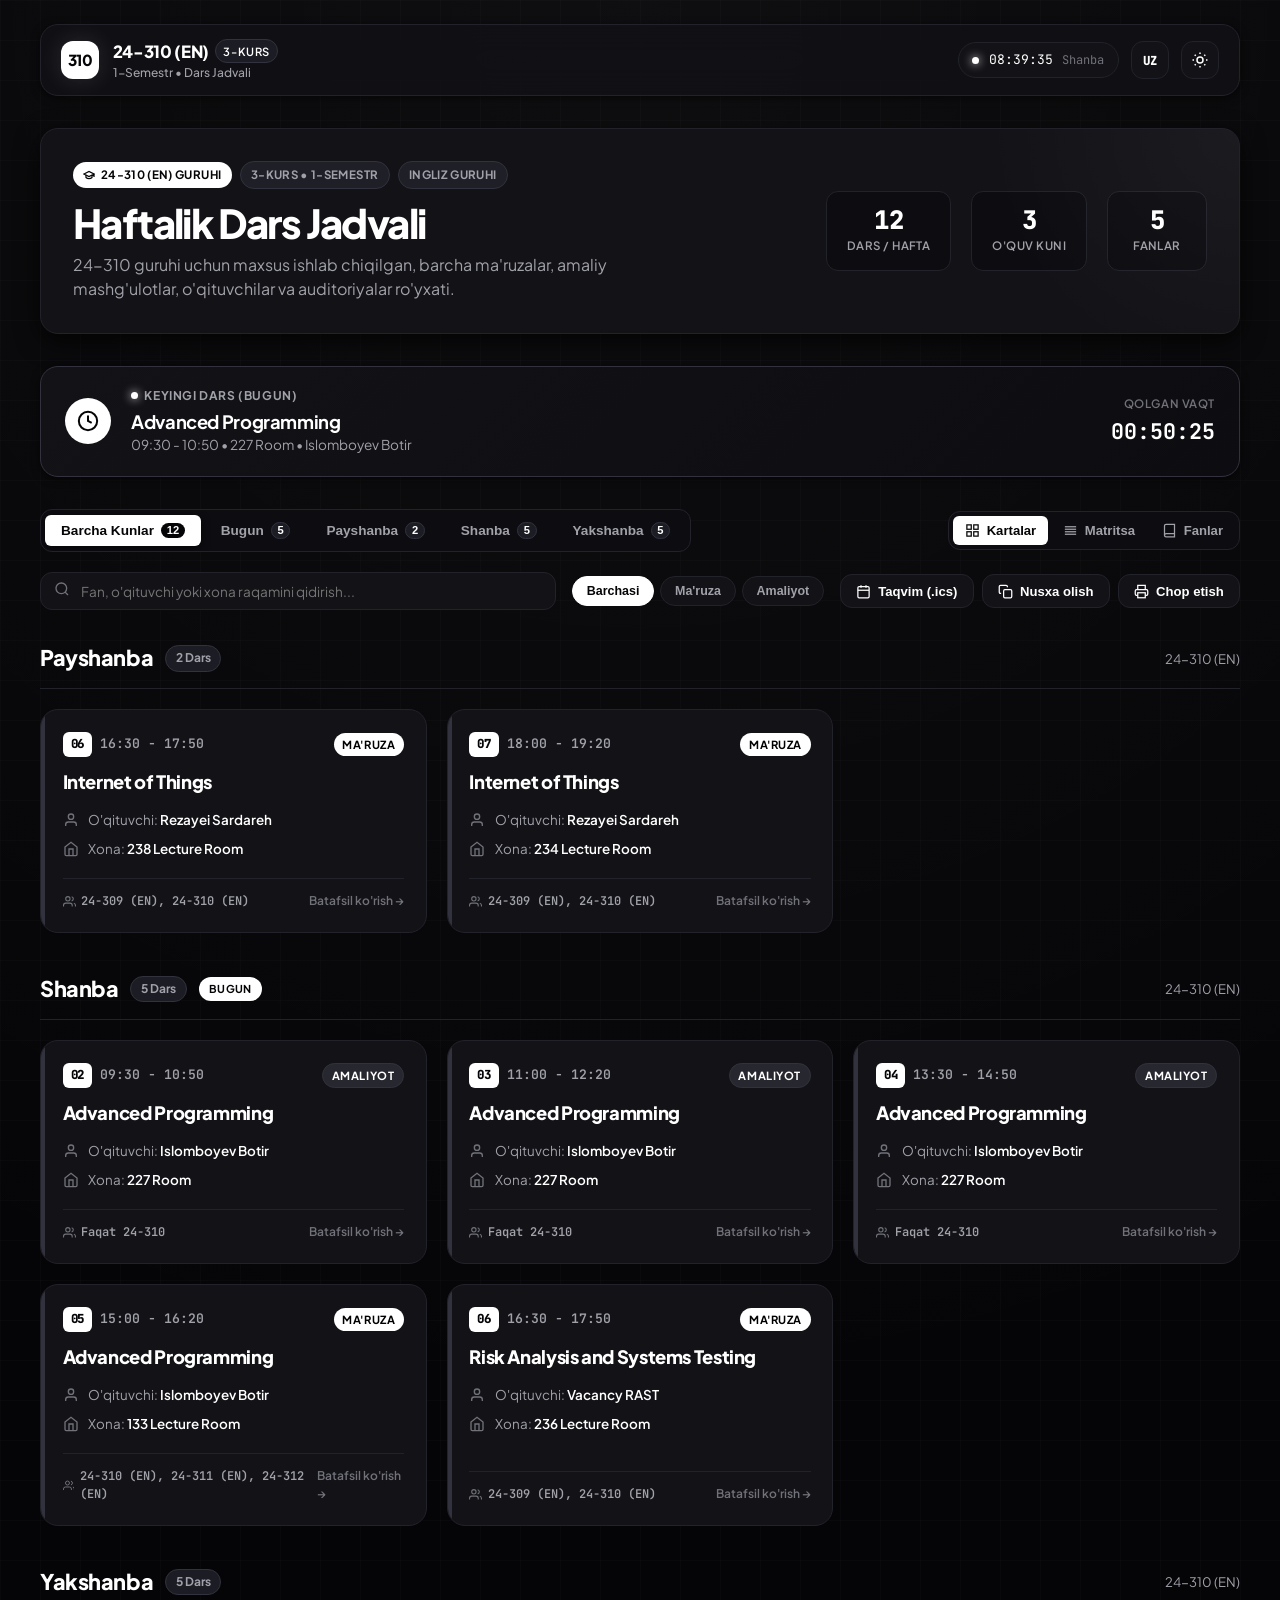
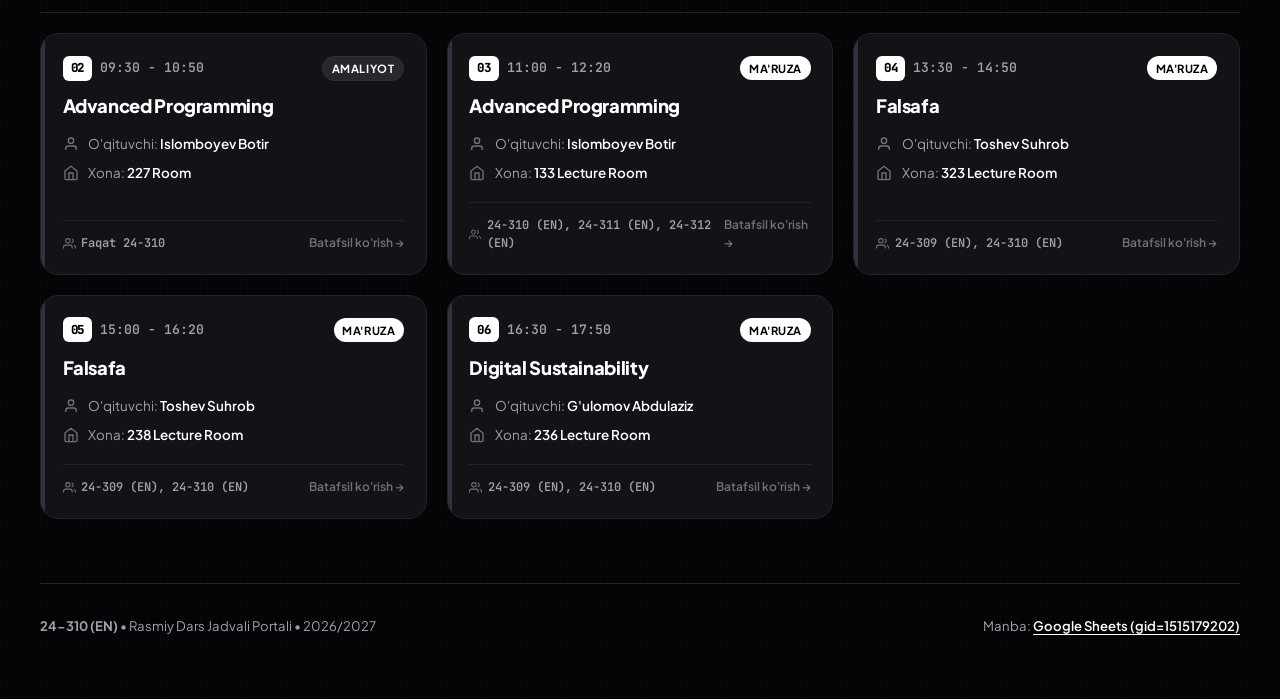
<file: index.html>
<!DOCTYPE html>
<html lang="uz" data-theme="dark">
<head>
  <meta charset="UTF-8">
  <meta name="viewport" content="width=device-width, initial-scale=1.0">
  <title>24-310 (EN) TimeTable | Dars Jadvali</title>
  <meta name="description" content="24-310 (EN) guruhining 3-kurs 1-semestr rasmiy dars jadvali. Zamonaviy qora-oq yuqori kontrastli interfeys, jonli vaqt hisoblagichi va taqvim eksporti.">

  <!-- Modern Google Fonts -->
  <link rel="preconnect" href="https://fonts.googleapis.com">
  <link rel="preconnect" href="https://fonts.gstatic.com" crossorigin>
  <link href="https://fonts.googleapis.com/css2?family=JetBrains+Mono:wght@400;600;700;800&family=Plus+Jakarta+Sans:wght@400;500;600;700;800&display=swap" rel="stylesheet">

  <link rel="stylesheet" href="styles.css">
</head>
<body>

  <div class="app-container">

    <!-- Top Sticky Navigation Bar -->
    <header class="top-nav" id="mainNav">
      <div class="brand-section">
        <div class="brand-logo" id="brandLogo">310</div>
        <div class="brand-text">
          <h1>
            <span>24-310 (EN)</span>
            <span class="brand-tag">3-KURS</span>
          </h1>
          <p id="navSubtext">1-Semestr • Dars Jadvali</p>
        </div>
      </div>

      <div class="top-controls">
        <!-- Live Tashkent Time Badge -->
        <div class="live-time-badge" id="liveClockBadge" title="Toshkent vaqti">
          <span class="pulse-dot"></span>
          <span id="liveTimeDisplay">--:--:--</span>
          <span id="liveDayDisplay" style="color: var(--text-muted); font-size: 0.75rem;">Bugun</span>
        </div>

        <!-- Language Switcher Button -->
        <button class="btn-icon" id="langToggleBtn" title="Tilni o'zgartirish (UZ / EN)" aria-label="Language Toggle">
          <span id="langIndicator" style="font-size: 0.78rem; font-weight: 800; font-family: var(--font-mono);">UZ</span>
        </button>

        <!-- High-Contrast Monochrome Theme Toggle -->
        <button class="btn-icon" id="themeToggleBtn" title="Mavzuni almashtirish (Qora / Oq)" aria-label="Toggle Theme">
          <svg id="themeIcon" viewBox="0 0 24 24">
            <!-- Moon / Sun icon -->
            <circle cx="12" cy="12" r="4"></circle>
            <path d="M12 2v2M12 20v2M4.93 4.93l1.41 1.41M17.66 17.66l1.41 1.41M2 12h2M20 12h2M6.34 17.66l-1.41 1.41M19.07 4.93l-1.41 1.41"></path>
          </svg>
        </button>
      </div>
    </header>

    <!-- Hero Section -->
    <section class="hero-section" id="heroSection">
      <div class="hero-content">
        <div class="hero-badge-row">
          <span class="hero-pill primary">
            <svg width="12" height="12" viewBox="0 0 24 24" fill="none" stroke="currentColor" stroke-width="2.5"><path d="M22 10v6M2 10l10-5 10 5-10 5z"></path><path d="M6 12v5c3 3 9 3 12 0v-5"></path></svg>
            24-310 (EN) GURUHI
          </span>
          <span class="hero-pill secondary">3-KURS • 1-SEMESTR</span>
          <span class="hero-pill secondary" id="heroCohortBadge">INGLIZ GURUHI</span>
        </div>
        <h1 class="hero-title" id="heroMainHeading">Haftalik Dars Jadvali</h1>
        <p class="hero-subtitle" id="heroSubHeading">
          24-310 guruhi uchun maxsus ishlab chiqilgan, barcha ma'ruzalar, amaliy mashg'ulotlar, o'qituvchilar va auditoriyalar ro'yxati.
        </p>
      </div>

      <div class="hero-stats">
        <div class="stat-box" title="Haftalik darslar umumiy soni">
          <div class="stat-number">12</div>
          <div class="stat-label" id="statLabelLessons">Dars / Hafta</div>
        </div>
        <div class="stat-box" title="Dars o'tiladigan kunlar">
          <div class="stat-number">3</div>
          <div class="stat-label" id="statLabelDays">O'quv Kuni</div>
        </div>
        <div class="stat-box" title="O'rganiladigan fanlar soni">
          <div class="stat-number">5</div>
          <div class="stat-label" id="statLabelSubjects">Fanlar</div>
        </div>
      </div>
    </section>

    <!-- Real-Time / Next Class Live Status Banner -->
    <section class="live-status-banner" id="liveStatusBanner">
      <div class="live-status-left">
        <div class="live-icon-bubble" id="liveIconBubble">
          <svg viewBox="0 0 24 24" fill="none">
            <circle cx="12" cy="12" r="10"></circle>
            <polyline points="12 6 12 12 16 14"></polyline>
          </svg>
        </div>
        <div class="live-status-text">
          <div class="status-lead" id="statusLeadText">
            <span class="pulse-dot"></span>
            <span id="statusLeadLabel">JONLI HOLAT</span>
          </div>
          <div class="current-lesson-name" id="currentLessonTitle">Ma'lumotlar hisoblanmoqda...</div>
          <div class="current-lesson-details" id="currentLessonDesc">Auditoriya va o'qituvchi ma'lumoti</div>
        </div>
      </div>

      <div class="countdown-box" id="countdownBox">
        <div class="countdown-label" id="countdownLabel">QOLGAN VAQT</div>
        <div class="countdown-digits" id="countdownTimer">--:--:--</div>
      </div>
    </section>

    <!-- Controls Strip: Tabs, Search, Views, Quick Actions -->
    <section class="controls-strip">
      <div class="primary-tabs-row">
        <!-- Day Navigation Tabs -->
        <nav class="day-tabs" id="dayTabsNav" aria-label="Kun bo'yicha filter">
          <button class="day-tab active" data-day="all" id="tabAll">
            <span class="tab-name">Barcha Kunlar</span>
            <span class="tab-count">12</span>
          </button>
          <button class="day-tab" data-day="today" id="tabToday">
            <span class="tab-name">Bugun</span>
            <span class="tab-count" id="todayCountBadge">--</span>
          </button>
          <button class="day-tab" data-day="Thursday" id="tabThu">
            <span class="tab-name">Payshanba</span>
            <span class="tab-count">2</span>
          </button>
          <button class="day-tab" data-day="Saturday" id="tabSat">
            <span class="tab-name">Shanba</span>
            <span class="tab-count">5</span>
          </button>
          <button class="day-tab" data-day="Sunday" id="tabSun">
            <span class="tab-name">Yakshanba</span>
            <span class="tab-count">5</span>
          </button>
        </nav>

        <!-- View Mode Switcher -->
        <div class="view-switcher" role="radiogroup" aria-label="Ko'rinish rejimi">
          <button class="view-btn active" data-view="cards" id="viewCardsBtn" title="Karta ko'rinishi">
            <svg viewBox="0 0 24 24" fill="none" stroke="currentColor" stroke-width="2"><rect x="3" y="3" width="7" height="7"></rect><rect x="14" y="3" width="7" height="7"></rect><rect x="14" y="14" width="7" height="7"></rect><rect x="3" y="14" width="7" height="7"></rect></svg>
            <span class="view-btn-text">Kartalar</span>
          </button>
          <button class="view-btn" data-view="matrix" id="viewMatrixBtn" title="Haftalik matritsa jadvali">
            <svg viewBox="0 0 24 24" fill="none" stroke="currentColor" stroke-width="2"><line x1="3" y1="10" x2="21" y2="10"></line><line x1="3" y1="6" x2="21" y2="6"></line><line x1="3" y1="14" x2="21" y2="14"></line><line x1="3" y1="18" x2="21" y2="18"></line></svg>
            <span class="view-btn-text">Matritsa</span>
          </button>
          <button class="view-btn" data-view="directory" id="viewDirBtn" title="Fanlar va o'qituvchilar ro'yxati">
            <svg viewBox="0 0 24 24" fill="none" stroke="currentColor" stroke-width="2"><path d="M4 19.5A2.5 2.5 0 0 1 6.5 17H20"></path><path d="M6.5 2H20v20H6.5A2.5 2.5 0 0 1 4 19.5v-15A2.5 2.5 0 0 1 6.5 2z"></path></svg>
            <span class="view-btn-text">Fanlar</span>
          </button>
        </div>
      </div>

      <!-- Search & Quick Filters -->
      <div class="filter-bar">
        <div class="search-box-wrapper">
          <span class="search-icon">
            <svg viewBox="0 0 24 24" fill="none" stroke="currentColor" stroke-width="2"><circle cx="11" cy="11" r="8"></circle><line x1="21" y1="21" x2="16.65" y2="16.65"></line></svg>
          </span>
          <input type="text" class="search-input" id="searchInput" placeholder="Fan, o'qituvchi yoki xona raqamini qidirish..." autocomplete="off">
          <button class="search-clear-btn" id="searchClearBtn" aria-label="Tozalash">&times;</button>
        </div>

        <div class="type-filter-pills" role="radiogroup" aria-label="Dars turi filtri">
          <button class="filter-pill active" data-type="all" id="pillAll">Barchasi</button>
          <button class="filter-pill" data-type="Lecture" id="pillLecture">Ma'ruza</button>
          <button class="filter-pill" data-type="Practice" id="pillPractice">Amaliyot</button>
        </div>

        <div class="action-buttons-group">
          <!-- Export to .ICS Calendar -->
          <button class="btn-secondary" id="exportIcsBtn" title="Kalendar ilovalariga qo'shish (.ics)">
            <svg viewBox="0 0 24 24" fill="none" stroke="currentColor" stroke-width="2"><rect x="3" y="4" width="18" height="18" rx="2" ry="2"></rect><line x1="16" y1="2" x2="16" y2="6"></line><line x1="8" y1="2" x2="8" y2="6"></line><line x1="3" y1="10" x2="21" y2="10"></line></svg>
            <span class="btn-text">Taqvim (.ics)</span>
          </button>

          <!-- Copy text schedule to clipboard -->
          <button class="btn-secondary" id="copyScheduleBtn" title="Dars jadvalini matn ko'rinishida nusxalash">
            <svg viewBox="0 0 24 24" fill="none" stroke="currentColor" stroke-width="2"><rect x="9" y="9" width="13" height="13" rx="2" ry="2"></rect><path d="M5 15H4a2 2 0 0 1-2-2V4a2 2 0 0 1 2-2h9a2 2 0 0 1 2 2v1"></path></svg>
            <span class="btn-text">Nusxa olish</span>
          </button>

          <!-- Print / Save as PDF -->
          <button class="btn-secondary" id="printBtn" title="Chop etish yoki PDF sifatida saqlash">
            <svg viewBox="0 0 24 24" fill="none" stroke="currentColor" stroke-width="2"><polyline points="6 9 6 2 18 2 18 9"></polyline><path d="M6 18H4a2 2 0 0 1-2-2v-5a2 2 0 0 1 2-2h16a2 2 0 0 1 2 2v5a2 2 0 0 1-2 2h-2"></path><rect x="6" y="14" width="12" height="8"></rect></svg>
            <span class="btn-text">Chop etish</span>
          </button>
        </div>
      </div>
    </section>

    <!-- Main Dynamic Content Container -->
    <main id="mainContentArea">
      <!-- Injected via JavaScript depending on Active View -->
    </main>

    <!-- Interactive Lesson Detail Modal -->
    <div class="modal-backdrop" id="lessonModalBackdrop" aria-hidden="true">
      <div class="modal-content" id="lessonModalContent">
        <button class="modal-close-btn" id="modalCloseBtn" aria-label="Yopish">&times;</button>
        
        <div class="modal-header">
          <div class="modal-badge-group">
            <span class="type-tag" id="modalTypeTag">MA'RUZA</span>
            <span class="hero-pill secondary" id="modalSlotTag">5-PARA</span>
          </div>
          <h2 class="modal-title" id="modalSubjectTitle">Advanced Programming</h2>
        </div>

        <div class="modal-detail-grid">
          <div class="modal-row">
            <span class="modal-row-label">
              <svg width="15" height="15" viewBox="0 0 24 24" fill="none" stroke="currentColor" stroke-width="2"><circle cx="12" cy="12" r="10"></circle><polyline points="12 6 12 12 16 14"></polyline></svg>
              Kun va Vaqt
            </span>
            <span class="modal-row-val" id="modalTimeVal">Shanba, 15:00 - 16:20</span>
          </div>

          <div class="modal-row">
            <span class="modal-row-label">
              <svg width="15" height="15" viewBox="0 0 24 24" fill="none" stroke="currentColor" stroke-width="2"><path d="M20 21v-2a4 4 0 0 0-4-4H8a4 4 0 0 0-4 4v2"></path><circle cx="12" cy="7" r="4"></circle></svg>
              O'qituvchi
            </span>
            <span class="modal-row-val" id="modalTeacherVal">Islomboyev Botir</span>
          </div>

          <div class="modal-row">
            <span class="modal-row-label">
              <svg width="15" height="15" viewBox="0 0 24 24" fill="none" stroke="currentColor" stroke-width="2"><path d="M3 9l9-7 9 7v11a2 2 0 0 1-2 2H5a2 2 0 0 1-2-2z"></path><polyline points="9 22 9 12 15 12 15 22"></polyline></svg>
              Auditoriya (Xona)
            </span>
            <span class="modal-row-val" id="modalRoomVal">133 Lecture Room</span>
          </div>

          <div class="modal-row">
            <span class="modal-row-label">
              <svg width="15" height="15" viewBox="0 0 24 24" fill="none" stroke="currentColor" stroke-width="2"><path d="M17 21v-2a4 4 0 0 0-4-4H5a4 4 0 0 0-4 4v2"></path><circle cx="9" cy="7" r="4"></circle><path d="M23 21v-2a4 4 0 0 0-3-3.87"></path><path d="M16 3.13a4 4 0 0 1 0 7.75"></path></svg>
              Birgalikdagi Guruhlar
            </span>
            <span class="modal-row-val" id="modalGroupsVal">24-310 (EN), 24-311 (EN), 24-312 (EN)</span>
          </div>
        </div>

        <div class="modal-actions-row">
          <a class="btn-primary" id="modalGoogleCalBtn" target="_blank" rel="noopener noreferrer">
            <svg width="16" height="16" viewBox="0 0 24 24" fill="none" stroke="currentColor" stroke-width="2"><rect x="3" y="4" width="18" height="18" rx="2" ry="2"></rect><line x1="16" y1="2" x2="16" y2="6"></line><line x1="8" y1="2" x2="8" y2="6"></line><line x1="3" y1="10" x2="21" y2="10"></line></svg>
            <span>Google Calendar</span>
          </a>
          <button class="btn-secondary" id="modalCopyBtn" style="justify-content: center;">
            <svg width="16" height="16" viewBox="0 0 24 24" fill="none" stroke="currentColor" stroke-width="2"><rect x="9" y="9" width="13" height="13" rx="2" ry="2"></rect><path d="M5 15H4a2 2 0 0 1-2-2V4a2 2 0 0 1 2-2h9a2 2 0 0 1 2 2v1"></path></svg>
            <span>Ma'lumotni nusxalash</span>
          </button>
        </div>
      </div>
    </div>

    <!-- Floating Toast Notification System -->
    <div class="toast-container" id="toastContainer" aria-live="polite"></div>

    <!-- Footer -->
    <footer class="app-footer">
      <div class="footer-left">
        <strong>24-310 (EN)</strong> • Rasmiy Dars Jadvali Portali • 2026/2027
      </div>
      <div class="footer-right">
        <span>Manba: </span>
        <a class="footer-source-link" href="https://docs.google.com/spreadsheets/u/0/d/15WaaKu0J5bfssa3Z5whWSCl1tJ7HeQlz3xa6AgyM0ic/htmlview?pru=AAABoSDbE3c*DDuBruXD18lC9NAGFjCMJA#gid=1515179202" target="_blank" rel="noopener noreferrer">Google Sheets (gid=1515179202)</a>
      </div>
    </footer>

  </div>

  <script src="app.js"></script>
</body>
</html>
</file>
<file: styles.css>
/* ==========================================================================
   TIME TABLE 24-310 (EN) - ULTRA-MODERN BLACK & WHITE HIGH CONTRAST DESIGN SYSTEM
   ========================================================================== */

:root {
  --font-main: 'Plus Jakarta Sans', -apple-system, BlinkMacSystemFont, 'Segoe UI', Roboto, sans-serif;
  --font-mono: 'JetBrains Mono', monospace;

  /* Pure Monochrome Contrast Palette */
  --bg-primary: #050507;
  --bg-secondary: #0d0d11;
  --bg-card: #121217;
  --bg-card-hover: #18181f;
  --bg-elevated: #1f1f28;
  --bg-glass: rgba(18, 18, 23, 0.75);

  --border-subtle: #22222a;
  --border-medium: #32323e;
  --border-focus: #ffffff;

  --text-primary: #ffffff;
  --text-secondary: #a1a1aa;
  --text-muted: #71717a;
  --text-inverse: #000000;

  --accent-white: #ffffff;
  --accent-subtle: #e4e4e7;
  --accent-dark: #000000;

  --badge-bg: #1c1c24;
  --badge-text: #ffffff;
  --badge-border: #2e2e3a;

  --tag-lecture-bg: #ffffff;
  --tag-lecture-text: #000000;
  --tag-practice-bg: #27272f;
  --tag-practice-text: #ffffff;

  --shadow-sm: 0 2px 8px rgba(0, 0, 0, 0.6);
  --shadow-md: 0 8px 24px rgba(0, 0, 0, 0.7);
  --shadow-lg: 0 16px 40px rgba(0, 0, 0, 0.85);
  --shadow-glow: 0 0 25px rgba(255, 255, 255, 0.12);

  --radius-sm: 6px;
  --radius-md: 12px;
  --radius-lg: 18px;
  --radius-full: 9999px;

  --transition-fast: 0.15s ease;
  --transition-normal: 0.25s cubic-bezier(0.16, 1, 0.3, 1);
  --transition-slow: 0.4s cubic-bezier(0.16, 1, 0.3, 1);
}

/* Light Mode (High-contrast pure white/black) */
[data-theme="light"] {
  --bg-primary: #ffffff;
  --bg-secondary: #f4f4f5;
  --bg-card: #ffffff;
  --bg-card-hover: #f9f9fb;
  --bg-elevated: #e4e4e7;
  --bg-glass: rgba(255, 255, 255, 0.85);

  --border-subtle: #e4e4e7;
  --border-medium: #d4d4d8;
  --border-focus: #000000;

  --text-primary: #09090b;
  --text-secondary: #52525b;
  --text-muted: #71717a;
  --text-inverse: #ffffff;

  --accent-white: #000000;
  --accent-subtle: #27272a;
  --accent-dark: #ffffff;

  --badge-bg: #f4f4f5;
  --badge-text: #09090b;
  --badge-border: #d4d4d8;

  --tag-lecture-bg: #000000;
  --tag-lecture-text: #ffffff;
  --tag-practice-bg: #f4f4f5;
  --tag-practice-text: #09090b;

  --shadow-sm: 0 2px 6px rgba(0, 0, 0, 0.05);
  --shadow-md: 0 8px 20px rgba(0, 0, 0, 0.08);
  --shadow-lg: 0 16px 36px rgba(0, 0, 0, 0.12);
  --shadow-glow: 0 0 25px rgba(0, 0, 0, 0.08);
}

/* Reset and Base */
*, *::before, *::after {
  box-sizing: border-box;
  margin: 0;
  padding: 0;
}

html {
  font-size: 16px;
  scroll-behavior: smooth;
}

body {
  font-family: var(--font-main);
  background-color: var(--bg-primary);
  color: var(--text-primary);
  line-height: 1.5;
  min-height: 100vh;
  position: relative;
  overflow-x: hidden;
  -webkit-font-smoothing: antialiased;
  -moz-osx-font-smoothing: grayscale;
  background-image: 
    radial-gradient(circle at 50% 0%, rgba(255, 255, 255, 0.04) 0%, transparent 60%),
    linear-gradient(to right, rgba(255, 255, 255, 0.015) 1px, transparent 1px),
    linear-gradient(to bottom, rgba(255, 255, 255, 0.015) 1px, transparent 1px);
  background-size: 100% 100%, 40px 40px, 40px 40px;
}

[data-theme="light"] body {
  background-image: 
    radial-gradient(circle at 50% 0%, rgba(0, 0, 0, 0.02) 0%, transparent 60%),
    linear-gradient(to right, rgba(0, 0, 0, 0.02) 1px, transparent 1px),
    linear-gradient(to bottom, rgba(0, 0, 0, 0.02) 1px, transparent 1px);
}

/* Layout Container */
.app-container {
  max-width: 1240px;
  margin: 0 auto;
  padding: 1.5rem 1.25rem 4rem;
}

/* Header & Top Bar */
.top-nav {
  display: flex;
  align-items: center;
  justify-content: space-between;
  padding: 0.85rem 1.25rem;
  background: var(--bg-glass);
  backdrop-filter: blur(20px);
  -webkit-backdrop-filter: blur(20px);
  border: 1px solid var(--border-subtle);
  border-radius: var(--radius-lg);
  margin-bottom: 2rem;
  position: sticky;
  top: 1rem;
  z-index: 100;
  box-shadow: var(--shadow-sm);
}

.brand-section {
  display: flex;
  align-items: center;
  gap: 0.85rem;
}

.brand-logo {
  width: 38px;
  height: 38px;
  background: var(--text-primary);
  color: var(--bg-primary);
  display: flex;
  align-items: center;
  justify-content: center;
  border-radius: var(--radius-md);
  font-weight: 800;
  font-size: 0.95rem;
  letter-spacing: -0.5px;
  box-shadow: var(--shadow-glow);
  transition: transform var(--transition-normal);
}

.brand-logo:hover {
  transform: rotate(6deg) scale(1.05);
}

.brand-text h1 {
  font-size: 1.05rem;
  font-weight: 800;
  letter-spacing: -0.02em;
  display: flex;
  align-items: center;
  gap: 0.4rem;
}

.brand-tag {
  font-size: 0.7rem;
  padding: 0.15rem 0.45rem;
  background: var(--badge-bg);
  border: 1px solid var(--border-medium);
  border-radius: var(--radius-full);
  font-weight: 600;
  letter-spacing: 0.05em;
  text-transform: uppercase;
}

.brand-text p {
  font-size: 0.75rem;
  color: var(--text-secondary);
  font-weight: 500;
}

/* Live Clock & Action controls */
.top-controls {
  display: flex;
  align-items: center;
  gap: 0.75rem;
}

.live-time-badge {
  display: flex;
  align-items: center;
  gap: 0.6rem;
  padding: 0.45rem 0.85rem;
  background: var(--bg-card);
  border: 1px solid var(--border-subtle);
  border-radius: var(--radius-full);
  font-family: var(--font-mono);
  font-size: 0.82rem;
  color: var(--text-primary);
}

.pulse-dot {
  width: 7px;
  height: 7px;
  background-color: #ffffff;
  border-radius: 50%;
  box-shadow: 0 0 10px #ffffff;
  animation: pulse-glow 2s infinite;
}

[data-theme="light"] .pulse-dot {
  background-color: #000000;
  box-shadow: 0 0 8px rgba(0,0,0,0.5);
}

@keyframes pulse-glow {
  0% { transform: scale(0.9); opacity: 0.6; }
  50% { transform: scale(1.3); opacity: 1; }
  100% { transform: scale(0.9); opacity: 0.6; }
}

.btn-icon {
  width: 38px;
  height: 38px;
  border-radius: var(--radius-md);
  border: 1px solid var(--border-subtle);
  background: var(--bg-card);
  color: var(--text-primary);
  display: inline-flex;
  align-items: center;
  justify-content: center;
  cursor: pointer;
  transition: all var(--transition-fast);
}

.btn-icon:hover {
  background: var(--bg-elevated);
  border-color: var(--border-medium);
  transform: translateY(-1px);
}

.btn-icon svg {
  width: 18px;
  height: 18px;
  stroke: currentColor;
  stroke-width: 2;
  fill: none;
}

/* Hero Section */
.hero-section {
  display: grid;
  grid-template-columns: 1fr auto;
  align-items: center;
  gap: 1.5rem;
  background: var(--bg-card);
  border: 1px solid var(--border-subtle);
  border-radius: var(--radius-lg);
  padding: 2rem;
  margin-bottom: 2rem;
  position: relative;
  overflow: hidden;
  box-shadow: var(--shadow-md);
}

.hero-section::after {
  content: '';
  position: absolute;
  top: 0;
  right: 0;
  width: 300px;
  height: 100%;
  background: radial-gradient(circle at 100% 0%, rgba(255, 255, 255, 0.04), transparent 70%);
  pointer-events: none;
}

[data-theme="light"] .hero-section::after {
  background: radial-gradient(circle at 100% 0%, rgba(0, 0, 0, 0.03), transparent 70%);
}

.hero-badge-row {
  display: flex;
  align-items: center;
  gap: 0.5rem;
  margin-bottom: 0.75rem;
  flex-wrap: wrap;
}

.hero-pill {
  font-size: 0.72rem;
  font-weight: 700;
  padding: 0.25rem 0.65rem;
  border-radius: var(--radius-full);
  letter-spacing: 0.03em;
  text-transform: uppercase;
  display: inline-flex;
  align-items: center;
  gap: 0.35rem;
}

.hero-pill.primary {
  background: var(--text-primary);
  color: var(--bg-primary);
}

.hero-pill.secondary {
  background: var(--bg-elevated);
  border: 1px solid var(--border-medium);
  color: var(--text-secondary);
}

.hero-title {
  font-size: 2.5rem;
  font-weight: 800;
  letter-spacing: -0.04em;
  line-height: 1.1;
  margin-bottom: 0.5rem;
}

.hero-subtitle {
  color: var(--text-secondary);
  font-size: 1rem;
  max-width: 600px;
}

.hero-stats {
  display: flex;
  gap: 1.25rem;
}

.stat-box {
  padding: 1rem 1.25rem;
  background: var(--bg-secondary);
  border: 1px solid var(--border-subtle);
  border-radius: var(--radius-md);
  text-align: center;
  min-width: 100px;
  transition: transform var(--transition-fast);
}

.stat-box:hover {
  transform: translateY(-2px);
  border-color: var(--border-medium);
}

.stat-number {
  font-size: 1.6rem;
  font-weight: 800;
  font-family: var(--font-mono);
  color: var(--text-primary);
  line-height: 1;
  margin-bottom: 0.25rem;
}

.stat-label {
  font-size: 0.72rem;
  color: var(--text-secondary);
  text-transform: uppercase;
  letter-spacing: 0.04em;
  font-weight: 600;
}

/* Next / Active Class Banner */
.live-status-banner {
  background: linear-gradient(135deg, var(--bg-card), var(--bg-secondary));
  border: 1px solid var(--border-medium);
  border-radius: var(--radius-lg);
  padding: 1.25rem 1.5rem;
  margin-bottom: 2rem;
  display: flex;
  align-items: center;
  justify-content: space-between;
  gap: 1.5rem;
  box-shadow: var(--shadow-sm);
  position: relative;
  overflow: hidden;
}

.live-status-banner.is-active {
  border-color: #ffffff;
  box-shadow: 0 0 20px rgba(255, 255, 255, 0.15);
}

[data-theme="light"] .live-status-banner.is-active {
  border-color: #000000;
  box-shadow: 0 0 20px rgba(0, 0, 0, 0.1);
}

.live-status-left {
  display: flex;
  align-items: center;
  gap: 1.25rem;
}

.live-icon-bubble {
  width: 46px;
  height: 46px;
  border-radius: 50%;
  background: var(--text-primary);
  color: var(--bg-primary);
  display: flex;
  align-items: center;
  justify-content: center;
  flex-shrink: 0;
}

.live-icon-bubble svg {
  width: 22px;
  height: 22px;
  stroke: currentColor;
  stroke-width: 2.2;
}

.live-status-text .status-lead {
  font-size: 0.75rem;
  text-transform: uppercase;
  letter-spacing: 0.05em;
  font-weight: 700;
  color: var(--text-secondary);
  display: flex;
  align-items: center;
  gap: 0.4rem;
  margin-bottom: 0.2rem;
}

.live-status-text .current-lesson-name {
  font-size: 1.15rem;
  font-weight: 700;
  letter-spacing: -0.02em;
}

.live-status-text .current-lesson-details {
  font-size: 0.85rem;
  color: var(--text-secondary);
}

.countdown-box {
  text-align: right;
  flex-shrink: 0;
}

.countdown-label {
  font-size: 0.72rem;
  text-transform: uppercase;
  color: var(--text-muted);
  font-weight: 600;
  letter-spacing: 0.05em;
  margin-bottom: 0.15rem;
}

.countdown-digits {
  font-family: var(--font-mono);
  font-size: 1.35rem;
  font-weight: 700;
  color: var(--text-primary);
}

/* Control Strip (Tabs, Search, Views) */
.controls-strip {
  display: flex;
  flex-direction: column;
  gap: 1.25rem;
  margin-bottom: 2rem;
}

.primary-tabs-row {
  display: flex;
  align-items: center;
  justify-content: space-between;
  flex-wrap: wrap;
  gap: 1rem;
}

/* Day Tabs */
.day-tabs {
  display: flex;
  align-items: center;
  background: var(--bg-secondary);
  border: 1px solid var(--border-subtle);
  border-radius: var(--radius-md);
  padding: 0.25rem;
  gap: 0.25rem;
  overflow-x: auto;
  max-width: 100%;
}

.day-tab {
  padding: 0.5rem 1rem;
  border-radius: var(--radius-sm);
  background: transparent;
  color: var(--text-secondary);
  border: none;
  font-size: 0.85rem;
  font-weight: 600;
  cursor: pointer;
  white-space: nowrap;
  transition: all var(--transition-fast);
  display: flex;
  align-items: center;
  gap: 0.45rem;
}

.day-tab:hover {
  color: var(--text-primary);
  background: rgba(255, 255, 255, 0.05);
}

.day-tab.active {
  background: var(--text-primary);
  color: var(--bg-primary);
  box-shadow: var(--shadow-sm);
}

.day-tab .tab-count {
  font-size: 0.7rem;
  padding: 0.1rem 0.35rem;
  border-radius: var(--radius-full);
  background: var(--badge-bg);
  color: var(--badge-text);
  border: 1px solid var(--border-medium);
}

.day-tab.active .tab-count {
  background: var(--bg-primary);
  color: var(--text-primary);
  border: none;
}

/* View Mode Switcher */
.view-switcher {
  display: flex;
  align-items: center;
  background: var(--bg-secondary);
  border: 1px solid var(--border-subtle);
  border-radius: var(--radius-md);
  padding: 0.25rem;
  gap: 0.2rem;
}

.view-btn {
  padding: 0.45rem 0.75rem;
  border-radius: var(--radius-sm);
  background: transparent;
  color: var(--text-secondary);
  border: none;
  font-size: 0.82rem;
  font-weight: 600;
  cursor: pointer;
  display: flex;
  align-items: center;
  gap: 0.4rem;
  transition: all var(--transition-fast);
}

.view-btn svg {
  width: 15px;
  height: 15px;
}

.view-btn:hover {
  color: var(--text-primary);
}

.view-btn.active {
  background: var(--text-primary);
  color: var(--bg-primary);
}

/* Filter Bar & Search */
.filter-bar {
  display: flex;
  align-items: center;
  justify-content: space-between;
  gap: 1rem;
  flex-wrap: wrap;
}

.search-box-wrapper {
  position: relative;
  flex: 1;
  min-width: 240px;
}

.search-icon {
  position: absolute;
  left: 0.85rem;
  top: 50%;
  transform: translateY(-50%);
  color: var(--text-muted);
  pointer-events: none;
}

.search-icon svg {
  width: 16px;
  height: 16px;
}

.search-input {
  width: 100%;
  padding: 0.6rem 2.2rem 0.6rem 2.5rem;
  background: var(--bg-card);
  border: 1px solid var(--border-subtle);
  border-radius: var(--radius-md);
  color: var(--text-primary);
  font-size: 0.85rem;
  font-family: inherit;
  transition: all var(--transition-fast);
}

.search-input:focus {
  outline: none;
  border-color: var(--border-focus);
  background: var(--bg-secondary);
  box-shadow: 0 0 0 2px rgba(255, 255, 255, 0.08);
}

.search-clear-btn {
  position: absolute;
  right: 0.6rem;
  top: 50%;
  transform: translateY(-50%);
  background: none;
  border: none;
  color: var(--text-muted);
  cursor: pointer;
  display: none;
  padding: 0.2rem;
}

.type-filter-pills {
  display: flex;
  align-items: center;
  gap: 0.4rem;
}

.filter-pill {
  padding: 0.45rem 0.85rem;
  border-radius: var(--radius-full);
  background: var(--bg-card);
  border: 1px solid var(--border-subtle);
  color: var(--text-secondary);
  font-size: 0.78rem;
  font-weight: 600;
  cursor: pointer;
  transition: all var(--transition-fast);
}

.filter-pill:hover {
  border-color: var(--border-medium);
  color: var(--text-primary);
}

.filter-pill.active {
  background: var(--text-primary);
  color: var(--bg-primary);
  border-color: var(--text-primary);
}

/* Action Utility buttons (Export, Print, Copy) */
.action-buttons-group {
  display: flex;
  align-items: center;
  gap: 0.5rem;
}

.btn-secondary {
  display: inline-flex;
  align-items: center;
  gap: 0.45rem;
  padding: 0.55rem 0.95rem;
  background: var(--bg-card);
  border: 1px solid var(--border-subtle);
  border-radius: var(--radius-md);
  color: var(--text-primary);
  font-size: 0.82rem;
  font-weight: 600;
  cursor: pointer;
  transition: all var(--transition-fast);
}

.btn-secondary:hover {
  background: var(--bg-elevated);
  border-color: var(--border-medium);
  transform: translateY(-1px);
}

.btn-secondary svg {
  width: 15px;
  height: 15px;
}

/* ==========================================================================
   VIEW 1: CARDS VIEW (Day by Day / Timeline)
   ========================================================================== */

.day-group-section {
  margin-bottom: 2.5rem;
  animation: fadeIn 0.3s ease;
}

@keyframes fadeIn {
  from { opacity: 0; transform: translateY(6px); }
  to { opacity: 1; transform: translateY(0); }
}

.day-group-header {
  display: flex;
  align-items: center;
  justify-content: space-between;
  padding-bottom: 0.85rem;
  margin-bottom: 1.25rem;
  border-bottom: 1px solid var(--border-subtle);
}

.day-group-title {
  display: flex;
  align-items: center;
  gap: 0.75rem;
}

.day-group-title h2 {
  font-size: 1.35rem;
  font-weight: 800;
  letter-spacing: -0.02em;
}

.day-badge-counter {
  font-size: 0.75rem;
  font-weight: 700;
  padding: 0.2rem 0.6rem;
  background: var(--badge-bg);
  border: 1px solid var(--border-medium);
  border-radius: var(--radius-full);
  color: var(--text-secondary);
}

.day-summary-text {
  font-size: 0.82rem;
  color: var(--text-secondary);
}

/* Lesson Cards Grid */
.cards-grid {
  display: grid;
  grid-template-columns: repeat(auto-fill, minmax(360px, 1fr));
  gap: 1.25rem;
}

/* Individual Lesson Card */
.lesson-card {
  background: var(--bg-card);
  border: 1px solid var(--border-subtle);
  border-radius: var(--radius-lg);
  padding: 1.35rem;
  position: relative;
  transition: all var(--transition-normal);
  cursor: pointer;
  display: flex;
  flex-direction: column;
  justify-content: space-between;
  overflow: hidden;
}

.lesson-card::before {
  content: '';
  position: absolute;
  top: 0;
  left: 0;
  width: 4px;
  height: 100%;
  background: var(--border-medium);
  transition: background var(--transition-fast);
}

.lesson-card:hover {
  transform: translateY(-3px);
  border-color: var(--border-medium);
  background: var(--bg-card-hover);
  box-shadow: var(--shadow-md);
}

.lesson-card:hover::before {
  background: var(--text-primary);
}

.lesson-card.is-current {
  border-color: #ffffff;
  box-shadow: 0 0 25px rgba(255, 255, 255, 0.12);
}

.lesson-card.is-current::before {
  background: #ffffff;
  box-shadow: 0 0 10px #ffffff;
}

/* Card Top: Slot & Time */
.card-header-row {
  display: flex;
  align-items: center;
  justify-content: space-between;
  margin-bottom: 0.85rem;
}

.slot-time-pill {
  display: flex;
  align-items: center;
  gap: 0.5rem;
}

.slot-number {
  font-family: var(--font-mono);
  font-size: 0.78rem;
  font-weight: 800;
  padding: 0.2rem 0.5rem;
  background: var(--text-primary);
  color: var(--bg-primary);
  border-radius: var(--radius-sm);
  letter-spacing: -0.02em;
}

.slot-clock {
  font-family: var(--font-mono);
  font-size: 0.82rem;
  font-weight: 600;
  color: var(--text-secondary);
}

.type-tag {
  font-size: 0.7rem;
  font-weight: 700;
  text-transform: uppercase;
  letter-spacing: 0.05em;
  padding: 0.2rem 0.55rem;
  border-radius: var(--radius-full);
}

.type-tag.lecture {
  background: var(--tag-lecture-bg);
  color: var(--tag-lecture-text);
}

.type-tag.practice {
  background: var(--tag-practice-bg);
  color: var(--tag-practice-text);
  border: 1px solid var(--border-medium);
}

/* Card Body */
.card-subject {
  font-size: 1.15rem;
  font-weight: 800;
  letter-spacing: -0.02em;
  line-height: 1.3;
  margin-bottom: 1rem;
  color: var(--text-primary);
}

.card-details-list {
  display: flex;
  flex-direction: column;
  gap: 0.55rem;
  margin-bottom: 1.15rem;
}

.detail-row {
  display: flex;
  align-items: center;
  gap: 0.6rem;
  font-size: 0.84rem;
  color: var(--text-secondary);
}

.detail-icon {
  width: 16px;
  height: 16px;
  stroke: var(--text-muted);
  flex-shrink: 0;
}

.detail-text strong {
  color: var(--text-primary);
  font-weight: 600;
}

/* Card Footer: Cohort & Action */
.card-footer-row {
  display: flex;
  align-items: center;
  justify-content: space-between;
  padding-top: 0.85rem;
  border-top: 1px solid var(--border-subtle);
  font-size: 0.75rem;
}

.cohort-tag {
  display: flex;
  align-items: center;
  gap: 0.35rem;
  color: var(--text-muted);
  font-weight: 500;
}

.cohort-badge {
  font-family: var(--font-mono);
  font-weight: 600;
  color: var(--text-secondary);
}

.card-action-hint {
  color: var(--text-muted);
  font-weight: 600;
  display: flex;
  align-items: center;
  gap: 0.2rem;
  transition: color var(--transition-fast);
}

.lesson-card:hover .card-action-hint {
  color: var(--text-primary);
}

/* Empty State / Rest Days */
.empty-day-banner {
  background: var(--bg-card);
  border: 1px dashed var(--border-medium);
  border-radius: var(--radius-lg);
  padding: 3rem 2rem;
  text-align: center;
  color: var(--text-secondary);
  display: flex;
  flex-direction: column;
  align-items: center;
  justify-content: center;
  gap: 0.75rem;
}

.empty-day-icon {
  width: 48px;
  height: 48px;
  border-radius: 50%;
  background: var(--bg-secondary);
  display: flex;
  align-items: center;
  justify-content: center;
  color: var(--text-muted);
}

/* ==========================================================================
   VIEW 2: WEEKLY MATRIX / TABLE VIEW
   ========================================================================== */

.matrix-view-container {
  overflow-x: auto;
  background: var(--bg-card);
  border: 1px solid var(--border-subtle);
  border-radius: var(--radius-lg);
  box-shadow: var(--shadow-sm);
  margin-bottom: 2rem;
}

.matrix-table {
  width: 100%;
  border-collapse: collapse;
  min-width: 800px;
  font-size: 0.85rem;
}

.matrix-table th,
.matrix-table td {
  padding: 0.9rem 1rem;
  border: 1px solid var(--border-subtle);
  text-align: left;
}

.matrix-table th {
  background: var(--bg-secondary);
  font-weight: 700;
  color: var(--text-primary);
  text-transform: uppercase;
  font-size: 0.75rem;
  letter-spacing: 0.05em;
  position: sticky;
  top: 0;
  z-index: 10;
}

.matrix-table td.slot-col {
  font-family: var(--font-mono);
  font-weight: 700;
  background: var(--bg-secondary);
  color: var(--text-primary);
  white-space: nowrap;
  width: 160px;
}

.matrix-table td.slot-col span {
  display: block;
  font-size: 0.72rem;
  color: var(--text-muted);
  font-weight: normal;
}

.matrix-cell-empty {
  color: var(--text-muted);
  font-size: 0.75rem;
  background: rgba(0, 0, 0, 0.2);
  text-align: center;
}

[data-theme="light"] .matrix-cell-empty {
  background: rgba(0, 0, 0, 0.02);
}

.matrix-lesson-pill {
  padding: 0.65rem 0.85rem;
  border-radius: var(--radius-md);
  background: var(--bg-elevated);
  border: 1px solid var(--border-subtle);
  cursor: pointer;
  transition: all var(--transition-fast);
}

.matrix-lesson-pill:hover {
  border-color: var(--text-primary);
  transform: translateY(-1px);
  background: var(--bg-card-hover);
}

.matrix-subj-name {
  font-weight: 700;
  color: var(--text-primary);
  margin-bottom: 0.25rem;
  display: flex;
  align-items: center;
  justify-content: space-between;
  gap: 0.5rem;
}

.matrix-meta {
  font-size: 0.74rem;
  color: var(--text-secondary);
  display: flex;
  align-items: center;
  gap: 0.75rem;
}

/* ==========================================================================
   VIEW 3: SUBJECTS & PROFESSORS DIRECTORY
   ========================================================================== */

.directory-grid {
  display: grid;
  grid-template-columns: repeat(auto-fill, minmax(340px, 1fr));
  gap: 1.25rem;
  margin-bottom: 2.5rem;
}

.directory-card {
  background: var(--bg-card);
  border: 1px solid var(--border-subtle);
  border-radius: var(--radius-lg);
  padding: 1.5rem;
  display: flex;
  flex-direction: column;
  justify-content: space-between;
  transition: all var(--transition-normal);
}

.directory-card:hover {
  transform: translateY(-2px);
  border-color: var(--border-medium);
  box-shadow: var(--shadow-md);
}

.directory-card-top {
  display: flex;
  align-items: flex-start;
  justify-content: space-between;
  gap: 1rem;
  margin-bottom: 1rem;
}

.directory-icon {
  width: 44px;
  height: 44px;
  border-radius: var(--radius-md);
  background: var(--text-primary);
  color: var(--bg-primary);
  display: flex;
  align-items: center;
  justify-content: center;
  font-weight: 800;
  font-family: var(--font-mono);
  font-size: 1rem;
  flex-shrink: 0;
}

.directory-card-body h3 {
  font-size: 1.2rem;
  font-weight: 800;
  letter-spacing: -0.02em;
  margin-bottom: 0.5rem;
}

.directory-prof-info {
  display: flex;
  align-items: center;
  gap: 0.5rem;
  font-size: 0.88rem;
  color: var(--text-secondary);
  margin-bottom: 1rem;
}

.directory-stats-row {
  display: grid;
  grid-template-columns: 1fr 1fr;
  gap: 0.75rem;
  padding-top: 1rem;
  border-top: 1px solid var(--border-subtle);
}

.dir-stat {
  font-size: 0.75rem;
  color: var(--text-muted);
}

.dir-stat strong {
  display: block;
  font-size: 0.95rem;
  color: var(--text-primary);
  font-weight: 700;
}

/* ==========================================================================
   MODAL DIALOG (Interactive Lesson Details)
   ========================================================================== */

.modal-backdrop {
  position: fixed;
  inset: 0;
  background: rgba(0, 0, 0, 0.75);
  backdrop-filter: blur(8px);
  -webkit-backdrop-filter: blur(8px);
  display: flex;
  align-items: center;
  justify-content: center;
  z-index: 1000;
  padding: 1.5rem;
  opacity: 0;
  visibility: hidden;
  transition: all var(--transition-normal);
}

.modal-backdrop.is-open {
  opacity: 1;
  visibility: visible;
}

.modal-content {
  background: var(--bg-card);
  border: 1px solid var(--border-medium);
  border-radius: var(--radius-lg);
  max-width: 520px;
  width: 100%;
  padding: 2rem;
  box-shadow: var(--shadow-lg);
  transform: scale(0.95) translateY(10px);
  transition: transform var(--transition-normal);
  position: relative;
}

.modal-backdrop.is-open .modal-content {
  transform: scale(1) translateY(0);
}

.modal-close-btn {
  position: absolute;
  top: 1.25rem;
  right: 1.25rem;
  width: 32px;
  height: 32px;
  border-radius: 50%;
  background: var(--bg-secondary);
  border: 1px solid var(--border-subtle);
  color: var(--text-secondary);
  display: flex;
  align-items: center;
  justify-content: center;
  cursor: pointer;
  transition: all var(--transition-fast);
}

.modal-close-btn:hover {
  color: var(--text-primary);
  border-color: var(--border-medium);
}

.modal-header {
  margin-bottom: 1.5rem;
}

.modal-badge-group {
  display: flex;
  align-items: center;
  gap: 0.5rem;
  margin-bottom: 0.75rem;
}

.modal-title {
  font-size: 1.6rem;
  font-weight: 800;
  letter-spacing: -0.03em;
  line-height: 1.2;
}

.modal-detail-grid {
  display: flex;
  flex-direction: column;
  gap: 0.85rem;
  margin-bottom: 1.75rem;
  background: var(--bg-secondary);
  padding: 1.25rem;
  border-radius: var(--radius-md);
  border: 1px solid var(--border-subtle);
}

.modal-row {
  display: flex;
  align-items: center;
  justify-content: space-between;
  font-size: 0.85rem;
}

.modal-row-label {
  color: var(--text-muted);
  display: flex;
  align-items: center;
  gap: 0.45rem;
}

.modal-row-val {
  font-weight: 700;
  color: var(--text-primary);
  font-family: var(--font-mono);
}

.modal-actions-row {
  display: grid;
  grid-template-columns: 1fr 1fr;
  gap: 0.75rem;
}

.btn-primary {
  padding: 0.75rem 1rem;
  background: var(--text-primary);
  color: var(--bg-primary);
  border: none;
  border-radius: var(--radius-md);
  font-weight: 700;
  font-size: 0.85rem;
  cursor: pointer;
  display: flex;
  align-items: center;
  justify-content: center;
  gap: 0.45rem;
  transition: all var(--transition-fast);
}

.btn-primary:hover {
  opacity: 0.9;
  transform: translateY(-1px);
}

/* Notification Toast */
.toast-container {
  position: fixed;
  bottom: 2rem;
  right: 2rem;
  z-index: 2000;
  display: flex;
  flex-direction: column;
  gap: 0.5rem;
  pointer-events: none;
}

.toast {
  background: var(--text-primary);
  color: var(--bg-primary);
  padding: 0.75rem 1.25rem;
  border-radius: var(--radius-md);
  font-size: 0.85rem;
  font-weight: 700;
  box-shadow: var(--shadow-lg);
  display: flex;
  align-items: center;
  gap: 0.5rem;
  animation: slideToast 0.3s cubic-bezier(0.16, 1, 0.3, 1);
}

@keyframes slideToast {
  from { transform: translateY(20px); opacity: 0; }
  to { transform: translateY(0); opacity: 1; }
}

/* Footer Section */
.app-footer {
  margin-top: 4rem;
  padding-top: 2rem;
  border-top: 1px solid var(--border-subtle);
  display: flex;
  align-items: center;
  justify-content: space-between;
  flex-wrap: wrap;
  gap: 1rem;
  font-size: 0.82rem;
  color: var(--text-secondary);
}

.footer-source-link {
  color: var(--text-primary);
  text-decoration: underline;
  text-underline-offset: 3px;
  font-weight: 600;
}

/* Responsive Adaptations */
@media (max-width: 868px) {
  .hero-section {
    grid-template-columns: 1fr;
    padding: 1.5rem;
  }
  .hero-title {
    font-size: 2rem;
  }
  .hero-stats {
    justify-content: flex-start;
  }
  .live-status-banner {
    flex-direction: column;
    align-items: flex-start;
  }
  .countdown-box {
    text-align: left;
    width: 100%;
    padding-top: 0.85rem;
    border-top: 1px solid var(--border-subtle);
  }
  .primary-tabs-row {
    flex-direction: column;
    align-items: stretch;
  }
  .day-tabs {
    width: 100%;
  }
  .cards-grid {
    grid-template-columns: 1fr;
  }
  .modal-actions-row {
    grid-template-columns: 1fr;
  }
}

/* Clean Print Stylesheet */
@media print {
  body {
    background: #ffffff !important;
    color: #000000 !important;
  }
  .top-nav,
  .controls-strip,
  .live-status-banner,
  .action-buttons-group,
  .view-switcher,
  .modal-backdrop,
  .toast-container {
    display: none !important;
  }
  .hero-section {
    border: none !important;
    box-shadow: none !important;
    padding: 0 0 1rem 0 !important;
  }
  .lesson-card {
    page-break-inside: avoid;
    border: 1px solid #000000 !important;
    background: #ffffff !important;
    color: #000000 !important;
    box-shadow: none !important;
  }
  .slot-number {
    background: #000000 !important;
    color: #ffffff !important;
  }
  .card-footer-row {
    border-top: 1px solid #ccc !important;
  }
}
</file>
